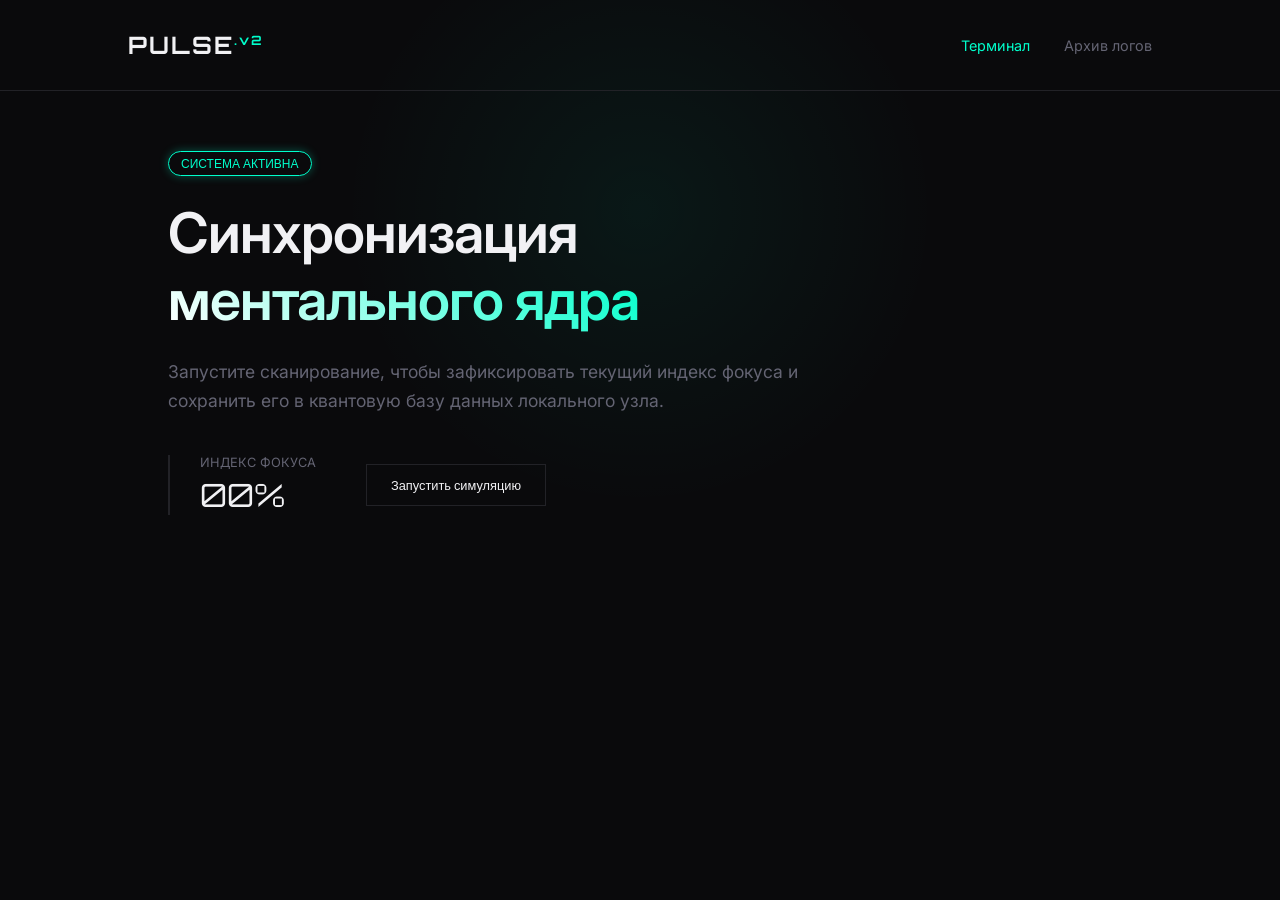
<file: index.html>
<!DOCTYPE html>
<html lang="ru">
<head>
    <meta charset="UTF-8">
    <meta name="viewport" content="width=device-width, initial-scale=1.0">
    <title>PULSE // Quantum Time</title>
    <link rel="stylesheet" href="style.css">
</head>
<body>
    <div class="background-glow"></div>
    
    <header>
        <div class="logo">PULSE<span>.v2</span></div>
        <nav>
            <a href="index.html" class="nav-link active">Терминал</a>
            <a href="logs.html" class="nav-link">Архив логов</a>
        </nav>
    </header>

    <main>
        <section class="hero">
            <div class="status-badge">Система активна</div>
            <h1>Синхронизация <br><span class="gradient-text">ментального ядра</span></h1>
            <p class="subtitle">Запустите сканирование, чтобы зафиксировать текущий индекс фокуса и сохранить его в квантовую базу данных локального узла.</p>
            
            <div class="interactive-panel">
                <div class="metric">
                    <span class="label">Индекс фокуса</span>
                    <span id="focus-index" class="value">00%</span>
                </div>
                <button id="action-btn" class="cyber-btn">Запустить симуляцию</button>
            </div>
        </section>
    </main>

    <script src="script.js"></script>
</body>
</html>
</file>
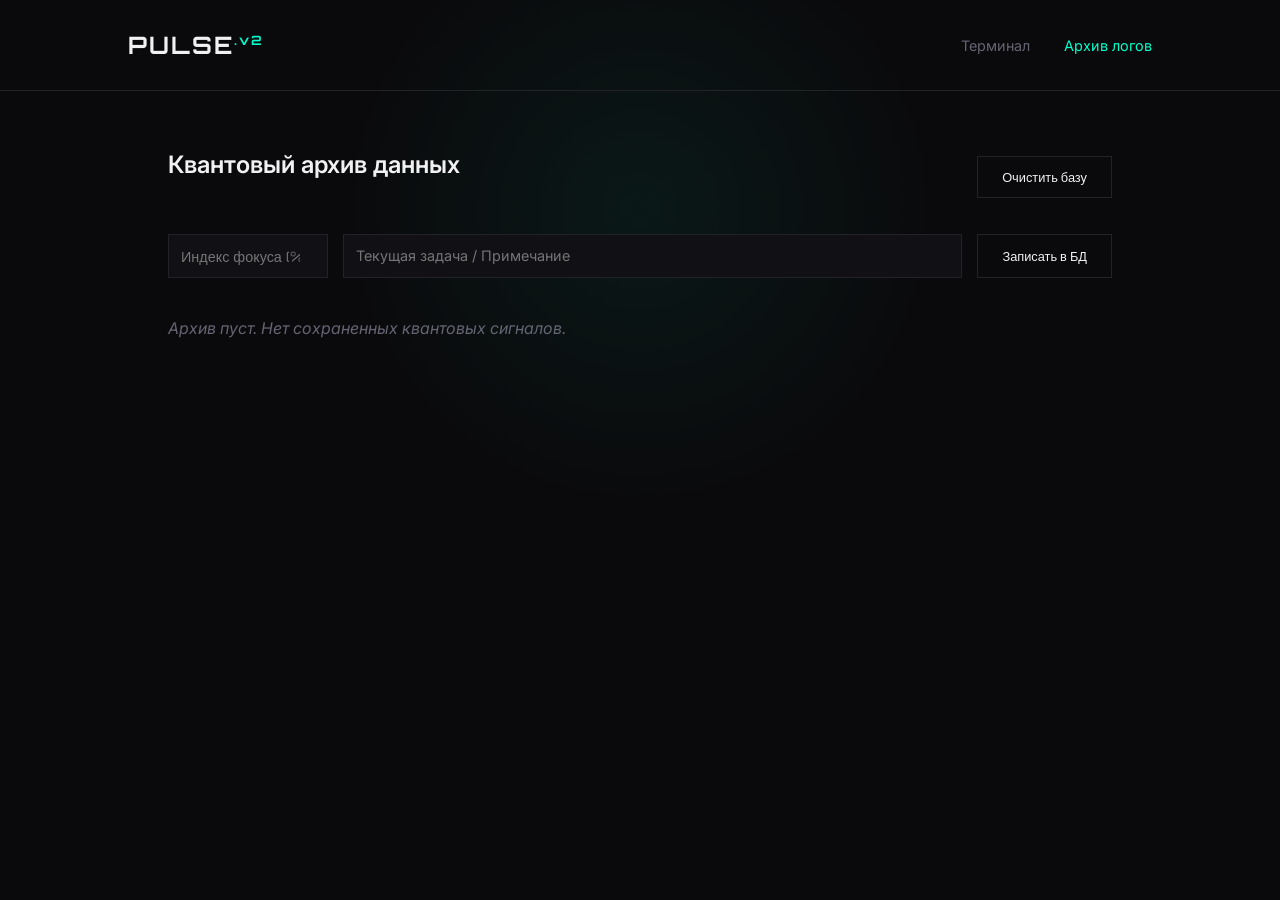
<file: logs.html>
<!DOCTYPE html>
<html lang="ru">
<head>
    <meta charset="UTF-8">
    <meta name="viewport" content="width=device-width, initial-scale=1.0">
    <title>PULSE // Квантовый архив</title>
    <link rel="stylesheet" href="style.css">
</head>
<body>
    <div class="background-glow"></div>
    
    <header>
        <div class="logo">PULSE<span>.v2</span></div>
        <nav>
            <a href="index.html" class="nav-link">Терминал</a>
            <a href="logs.html" class="nav-link active">Архив логов</a>
        </nav>
    </header>

    <main>
        <section class="logs-section">
            <div class="section-header">
                <h2>Квантовый архив данных</h2>
                <button id="clear-db-btn" class="cyber-btn danger-btn">Очистить базу</button>
            </div>

            <!-- Форма добавления кастомного лога -->
            <form id="add-log-form" class="cyber-form">
                <input type="number" id="manual-index" placeholder="Индекс фокуса (%)" min="1" max="100" required>
                <input type="text" id="manual-note" placeholder="Текущая задача / Примечание" required>
                <button type="submit" class="cyber-btn">Записать в БД</button>
            </form>

            <!-- Сюда JS будет рендерить данные из БД -->
            <div id="logs-container" class="logs-container">
                <div class="loading-status">Подключение к IndexedDB...</div>
            </div>
        </section>
    </main>

    <script src="script.js"></script>
</body>
</html>
</file>
<file: style.css>
@import url('https://fonts.googleapis.com/css2?family=Orbitron:wght@400;700&family=Inter:wght@300;400;600&display=swap');

:root {
    --bg-color: #0a0a0c;
    --text-color: #f1f1f4;
    --accent-color: #00ffcc;
    --accent-glow: rgba(0, 255, 204, 0.3);
    --muted-color: #646473;
    --card-bg: #111115;
    --border-color: #222227;
}

* { box-sizing: border-box; margin: 0; padding: 0; }

body {
    background-color: var(--bg-color);
    color: var(--text-color);
    font-family: 'Inter', sans-serif;
    min-height: 100vh;
    overflow-x: hidden;
    position: relative;
}

.background-glow {
    position: absolute;
    top: -10%;
    left: 50%;
    transform: translateX(-50%);
    width: 600px;
    height: 600px;
    background: radial-gradient(circle, rgba(0, 255, 204, 0.06) 0%, transparent 70%);
    z-index: -1;
    pointer-events: none;
}

header {
    display: flex;
    justify-content: space-between;
    align-items: center;
    padding: 30px 10%;
    border-bottom: 1px solid var(--border-color);
}

.logo {
    font-family: 'Orbitron', sans-serif;
    font-weight: 700;
    font-size: 1.5rem;
    letter-spacing: 2px;
}

.logo span { color: var(--accent-color); font-size: 0.8rem; vertical-align: super; }

nav a {
    color: var(--muted-color);
    text-decoration: none;
    margin-left: 30px;
    font-size: 0.9rem;
    transition: color 0.3s;
}

nav a:hover, nav a.active { color: var(--accent-color); }

main { max-width: 1200px; margin: 0 auto; padding: 60px 10%; }

.hero { max-width: 700px; }

.status-badge {
    display: inline-block;
    font-family: 'Orbitron', sans-serif;
    font-size: 0.75rem;
    color: var(--accent-color);
    border: 1px solid var(--accent-color);
    padding: 4px 12px;
    border-radius: 20px;
    margin-bottom: 24px;
    text-transform: uppercase;
    box-shadow: 0 0 10px var(--accent-glow);
}

h1, h2 { font-family: 'Inter', sans-serif; font-weight: 600; line-height: 1.2; margin-bottom: 24px; }
h1 { font-size: 3.5rem; letter-spacing: -1px; }

.gradient-text {
    color: transparent;
    background: linear-gradient(45deg, #ffffff, var(--accent-color));
    -webkit-background-clip: text;
    background-clip: text;
}

.subtitle { color: var(--muted-color); font-size: 1.1rem; line-height: 1.6; margin-bottom: 40px; }

.interactive-panel {
    border-left: 2px solid var(--border-color);
    padding-left: 30px;
    display: flex;
    align-items: center;
    gap: 50px;
}

.metric { display: flex; flex-direction: column; }
.label { font-size: 0.8rem; color: var(--muted-color); text-transform: uppercase; margin-bottom: 5px; }
.value { font-family: 'Orbitron', sans-serif; font-size: 2rem; }

.cyber-btn {
    background: transparent;
    border: 1px solid var(--border-color);
    color: var(--text-color);
    padding: 12px 24px;
    font-family: 'Orbitron', sans-serif;
    font-size: 0.8rem;
    cursor: pointer;
    transition: all 0.3s ease;
}

.cyber-btn:hover {
    border-color: var(--accent-color);
    color: var(--accent-color);
    box-shadow: 0 0 15px var(--accent-glow);
}

.danger-btn:hover {
    border-color: #ff4a4a;
    color: #ff4a4a;
    box-shadow: 0 0 15px rgba(255, 74, 74, 0.2);
}

/* Стили секции Логов */
.section-header {
    display: flex;
    justify-content: space-between;
    align-items: center;
    margin-bottom: 30px;
}

.cyber-form {
    display: flex;
    gap: 15px;
    margin-bottom: 40px;
}

.cyber-form input {
    background: var(--card-bg);
    border: 1px solid var(--border-color);
    color: var(--text-color);
    padding: 12px;
    font-family: 'Inter', sans-serif;
    font-size: 0.9rem;
    outline: none;
    transition: border-color 0.3s;
}

.cyber-form input:focus { border-color: var(--accent-color); }
#manual-index { width: 160px; font-family: 'Orbitron', sans-serif; }
#manual-note { flex-grow: 1; }

.logs-container {
    display: flex;
    flex-direction: column;
    gap: 15px;
}

.log-card {
    background: var(--card-bg);
    border: 1px solid var(--border-color);
    padding: 20px;
    display: flex;
    justify-content: space-between;
    align-items: center;
    transition: transform 0.2s;
}

.log-card:hover {
    transform: translateX(5px);
    border-color: #33333d;
}

.log-meta { display: flex; flex-direction: column; gap: 5px; }
.log-date { font-size: 0.75rem; color: var(--muted-color); font-family: 'Orbitron', sans-serif; }
.log-note { font-size: 1rem; color: #fff; }
.log-value { font-family: 'Orbitron', sans-serif; font-size: 1.5rem; color: var(--accent-color); }
.loading-status { color: var(--muted-color); font-style: italic; }
</file>
